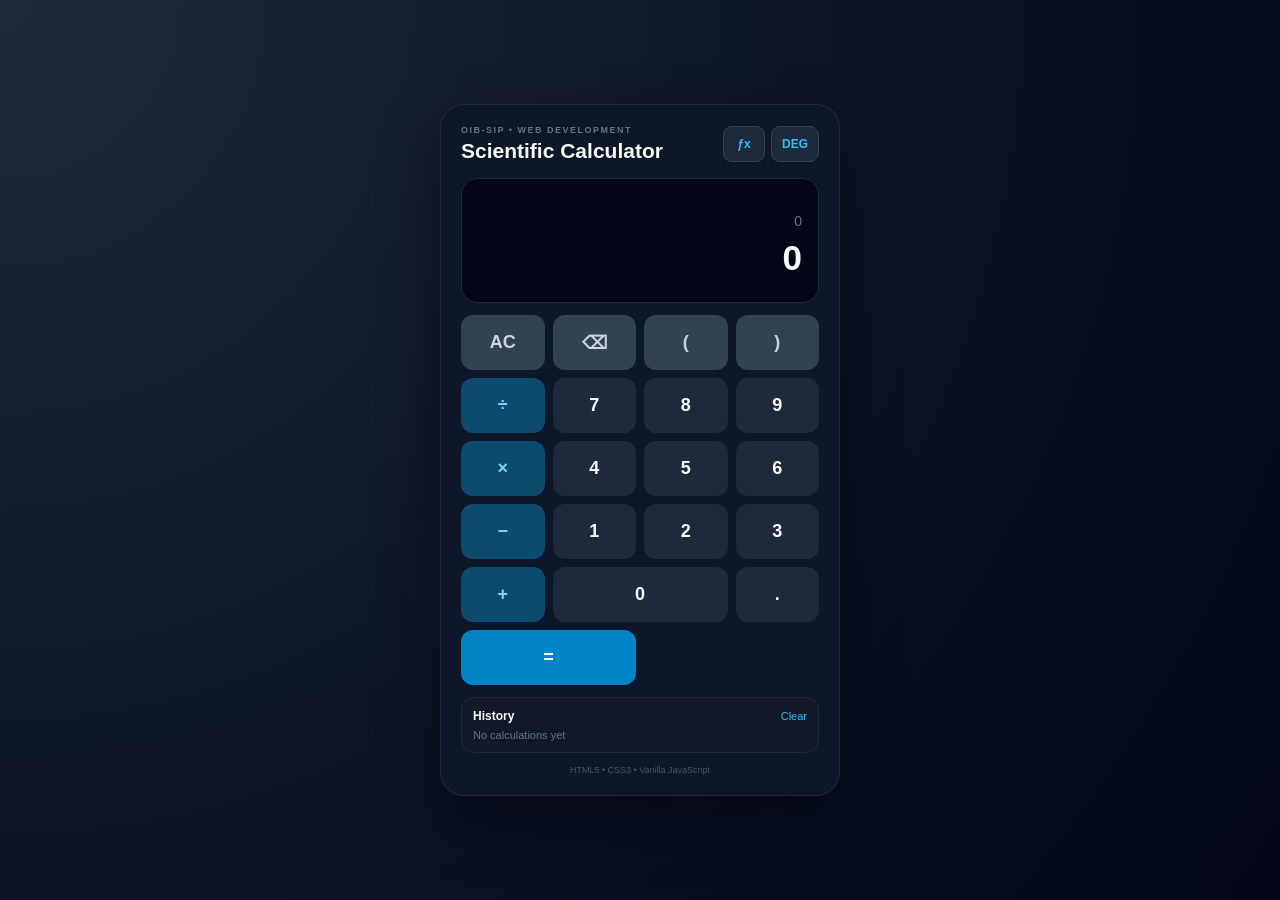
<file: WebDev-L2-Calculator/index.html>
<!DOCTYPE html>
<html lang="en">
<head>
    <meta charset="UTF-8">
    <meta name="viewport" content="width=device-width, initial-scale=1.0">

    <title>Scientific Calculator | OIB-SIP</title>

    <link rel="stylesheet" href="style.css">
</head>

<body>

    <main class="app-container">

        <section class="calculator">

            <!-- Header -->
            <header class="calculator-header">

                <div>
                    <p class="eyebrow">OIB-SIP • WEB DEVELOPMENT</p>
                    <h1>Scientific Calculator</h1>
                </div>

                <div class="header-actions">
                    <button id="scientific-toggle" class="toggle-button">
                        ƒx
                    </button>

                    <button id="angle-mode" class="mode-button">
                        DEG
                    </button>
                </div>

            </header>


            <!-- Display -->
            <section class="display-section">

                <div id="expression-display" class="expression-display">
                    0
                </div>

                <div id="result-display" class="result-display">
                    0
                </div>

            </section>


            <!-- Scientific Panel -->
            <section id="scientific-panel" class="scientific-panel">

                <button class="scientific" data-value="sin(">
                    sin
                </button>

                <button class="scientific" data-value="cos(">
                    cos
                </button>

                <button class="scientific" data-value="tan(">
                    tan
                </button>


                <button class="scientific" data-value="asin(">
                    sin⁻¹
                </button>

                <button class="scientific" data-value="acos(">
                    cos⁻¹
                </button>

                <button class="scientific" data-value="atan(">
                    tan⁻¹
                </button>


                <button class="scientific" data-value="sqrt(">
                    √
                </button>

                <button class="scientific" data-value="log(">
                    log
                </button>

                <button class="scientific" data-value="ln(">
                    ln
                </button>


                <button class="scientific" data-value="^2">
                    x²
                </button>

                <button class="scientific" data-value="^">
                    xʸ
                </button>

                <button class="scientific" data-value="!">
                    x!
                </button>


                <button class="scientific" data-value="π">
                    π
                </button>

                <button class="scientific" data-value="e">
                    e
                </button>

                <button class="scientific" data-value="%">
                    %
                </button>

            </section>


            <!-- Calculator Buttons -->
            <section class="calculator-buttons">

                <button class="function" data-action="clear">
                    AC
                </button>

                <button class="function" data-action="backspace">
                    ⌫
                </button>

                <button class="function" data-value="(">
                    (
                </button>

                <button class="function" data-value=")">
                    )
                </button>


                <button class="operator" data-value="/">
                    ÷
                </button>


                <button class="number" data-value="7">
                    7
                </button>

                <button class="number" data-value="8">
                    8
                </button>

                <button class="number" data-value="9">
                    9
                </button>

                <button class="operator" data-value="*">
                    ×
                </button>


                <button class="number" data-value="4">
                    4
                </button>

                <button class="number" data-value="5">
                    5
                </button>

                <button class="number" data-value="6">
                    6
                </button>

                <button class="operator" data-value="-">
                    −
                </button>


                <button class="number" data-value="1">
                    1
                </button>

                <button class="number" data-value="2">
                    2
                </button>

                <button class="number" data-value="3">
                    3
                </button>

                <button class="operator" data-value="+">
                    +
                </button>


                <button class="number zero" data-value="0">
                    0
                </button>

                <button class="number" data-value=".">
                    .
                </button>

                <button class="equals" data-action="calculate">
                    =
                </button>

            </section>


            <!-- History -->
            <section class="history-section">

                <div class="history-header">

                    <h2>History</h2>

                    <button id="clear-history">
                        Clear
                    </button>

                </div>

                <div id="history-list" class="history-list">

                    <p class="empty-history">
                        No calculations yet
                    </p>

                </div>

            </section>


            <footer>
                <p>HTML5 • CSS3 • Vanilla JavaScript</p>
            </footer>

        </section>

    </main>


    <script src="script.js"></script>

</body>
</html>
</file>
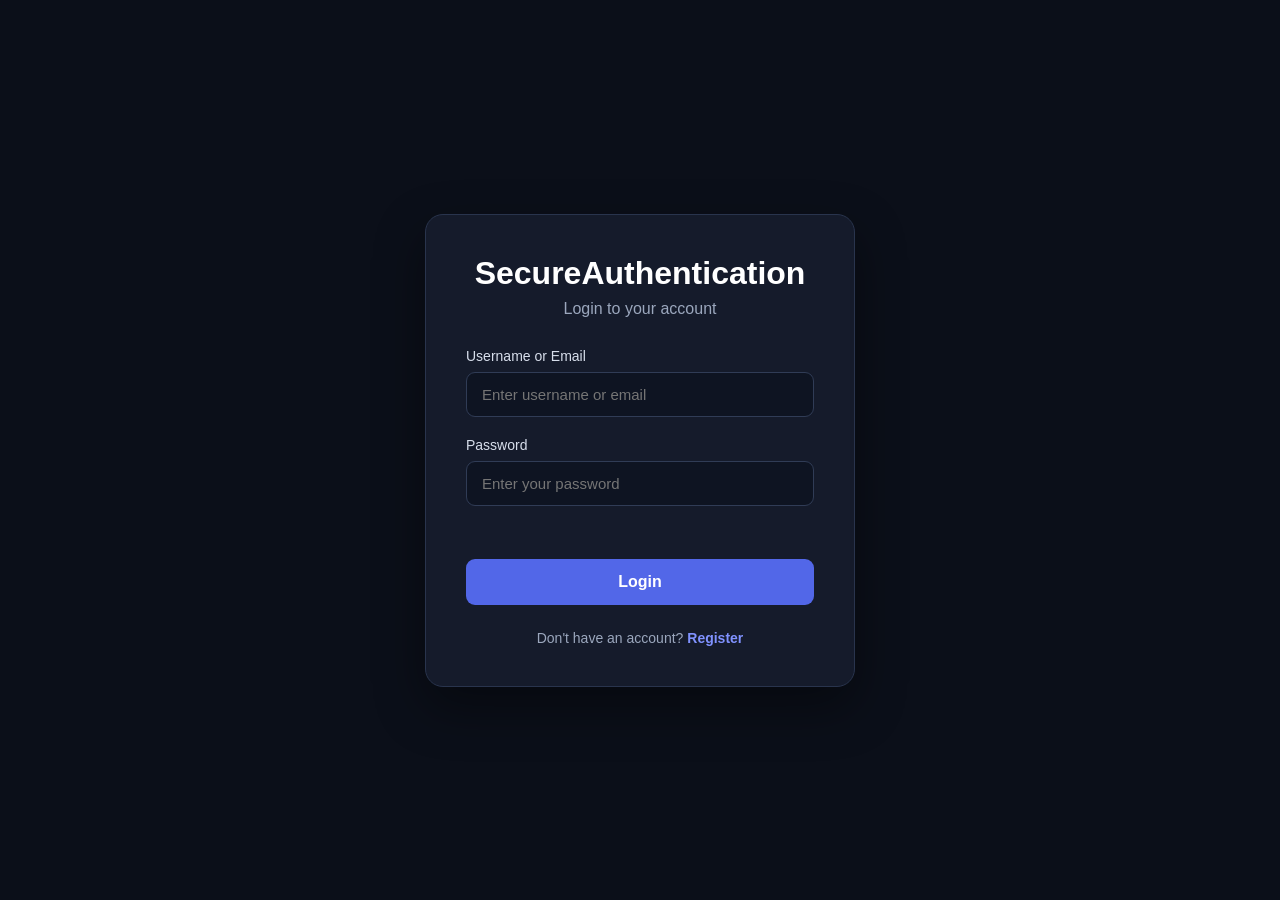
<file: WebDev-L2-LoginAuthentication/index.html>
<!DOCTYPE html>
<html lang="en">
<head>
    <meta charset="UTF-8">
    <meta name="viewport" content="width=device-width, initial-scale=1.0">
    <title>Login - SecureAuth</title>
    <link rel="stylesheet" href="style.css">
</head>

<body>

    <div class="auth-container">
        <div class="auth-card">

            <h1>SecureAuthentication</h1>
            <p class="subtitle">Login to your account</p>

            <form id="loginForm">

                <div class="input-group">
                    <label for="loginIdentifier">Username or Email</label>
                    <input
                        type="text"
                        id="loginIdentifier"
                        placeholder="Enter username or email"
                    >
                </div>

                <div class="input-group">
                    <label for="loginPassword">Password</label>
                    <input
                        type="password"
                        id="loginPassword"
                        placeholder="Enter your password"
                    >
                </div>

                <p id="loginMessage" class="message"></p>

                <button type="submit" class="btn">Login</button>

            </form>

            <p class="switch-page">
                Don't have an account?
                <a href="register.html">Register</a>
            </p>

        </div>
    </div>

    <script src="script.js"></script>
</body>
</html>
</file>
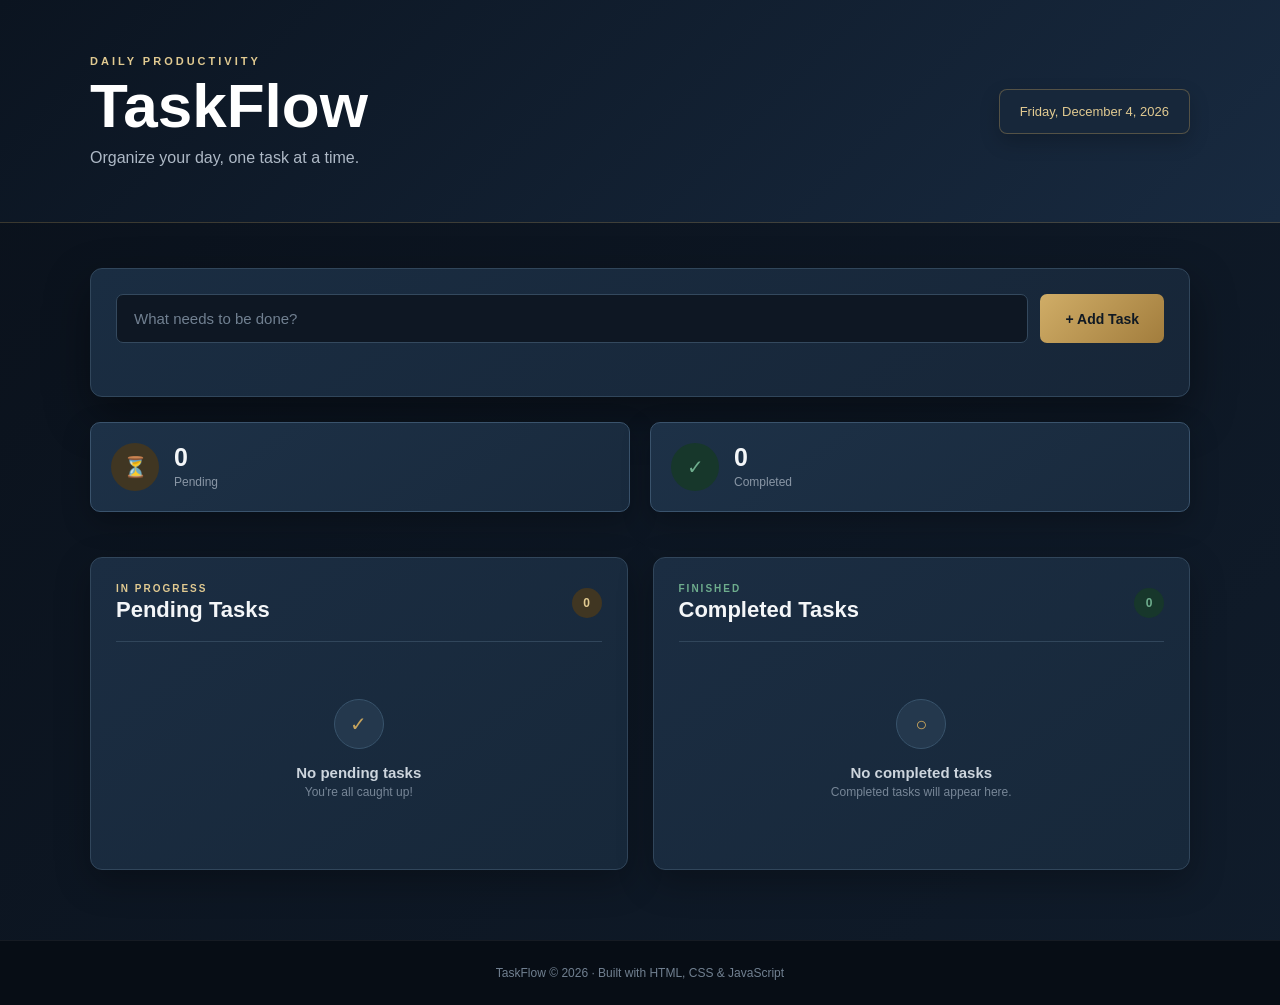
<file: WebDev-L2-ToDoApp/index.html>
<!DOCTYPE html>
<html lang="en">

<head>
    <meta charset="UTF-8">
    <meta name="viewport" content="width=device-width, initial-scale=1.0">

    <title>TaskFlow - To-Do App</title>

    <link rel="stylesheet" href="style.css">
</head>

<body>

    <!-- Header -->
    <header class="header">

        <div class="header-content">

            <div>
                <p class="eyebrow">DAILY PRODUCTIVITY</p>
                <h1>TaskFlow</h1>
                <p class="subtitle">
                    Organize your day, one task at a time.
                </p>
            </div>

            <div class="date-box">
                <span id="currentDate"></span>
            </div>

        </div>

    </header>


    <!-- Main Content -->
    <main class="container">

        <!-- Add Task Section -->
        <section class="add-task-card">

            <form id="taskForm">

                <div class="input-wrapper">

                    <input
                        type="text"
                        id="taskInput"
                        placeholder="What needs to be done?"
                        autocomplete="off"
                    >

                    <button type="submit" class="add-btn">
                        + Add Task
                    </button>

                </div>

                <p id="errorMessage" class="error-message"></p>

            </form>

        </section>


        <!-- Task Statistics -->
        <section class="stats">

            <div class="stat-card">

                <div class="stat-icon pending-icon">
                    ⏳
                </div>

                <div>
                    <span class="stat-number" id="pendingCount">
                        0
                    </span>

                    <span class="stat-label">
                        Pending
                    </span>
                </div>

            </div>


            <div class="stat-card">

                <div class="stat-icon completed-icon">
                    ✓
                </div>

                <div>
                    <span class="stat-number" id="completedCount">
                        0
                    </span>

                    <span class="stat-label">
                        Completed
                    </span>
                </div>

            </div>

        </section>


        <!-- Task Lists -->
        <section class="task-sections">


            <!-- Pending Tasks -->
            <div class="task-section">

                <div class="section-title">

                    <div>
                        <p class="section-label">
                            IN PROGRESS
                        </p>

                        <h2>Pending Tasks</h2>
                    </div>

                    <span class="count-badge" id="pendingBadge">
                        0
                    </span>

                </div>


                <div id="pendingTasks" class="task-list">

                    <div class="empty-state">

                        <div class="empty-icon">
                            ✓
                        </div>

                        <h3>No pending tasks</h3>

                        <p>
                            You're all caught up!
                        </p>

                    </div>

                </div>

            </div>


            <!-- Completed Tasks -->
            <div class="task-section">

                <div class="section-title">

                    <div>
                        <p class="section-label completed-label">
                            FINISHED
                        </p>

                        <h2>Completed Tasks</h2>
                    </div>

                    <span class="count-badge completed-badge" id="completedBadge">
                        0
                    </span>

                </div>


                <div id="completedTasks" class="task-list">

                    <div class="empty-state">

                        <div class="empty-icon">
                            ○
                        </div>

                        <h3>No completed tasks</h3>

                        <p>
                            Completed tasks will appear here.
                        </p>

                    </div>

                </div>

            </div>

        </section>

    </main>


    <!-- Footer -->
    <footer>

        <p>
            TaskFlow &copy; 2026 · Built with HTML, CSS & JavaScript
        </p>

    </footer>


    <script src="script.js"></script>

</body>

</html>
</file>
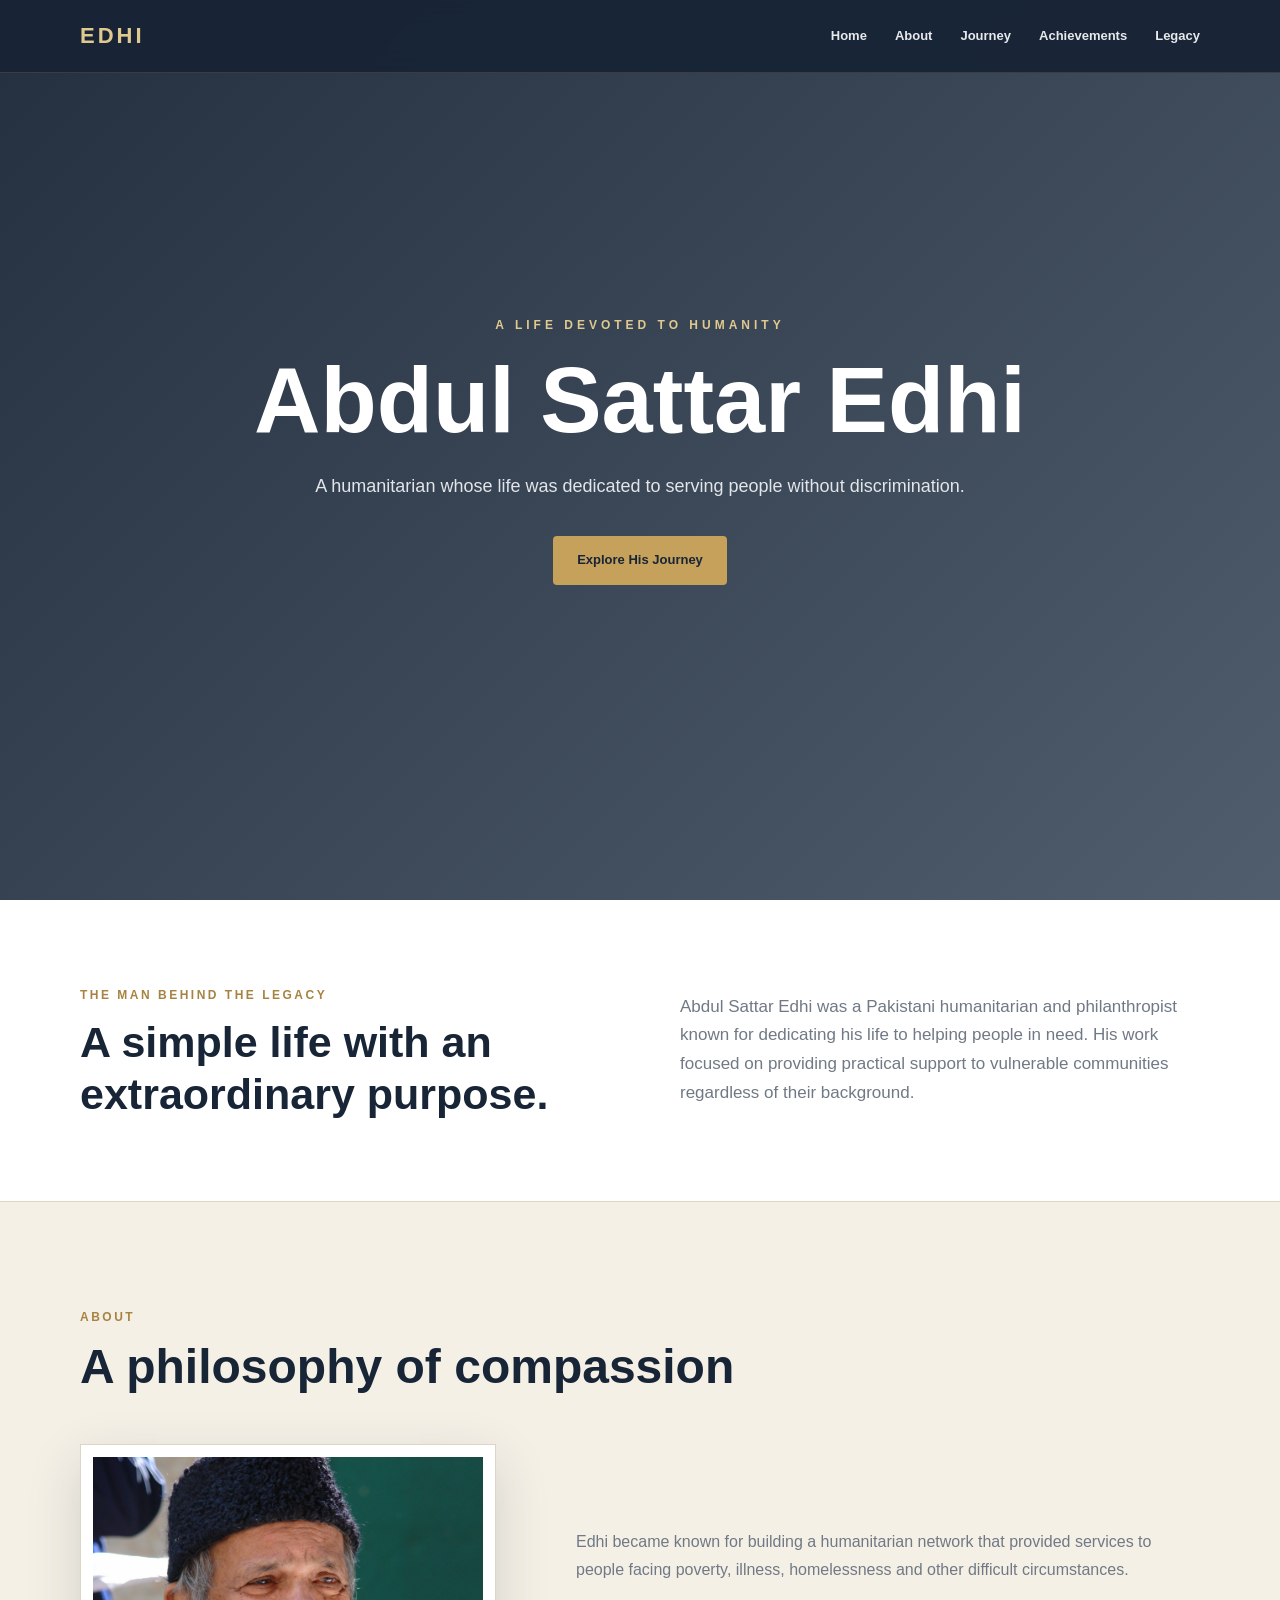
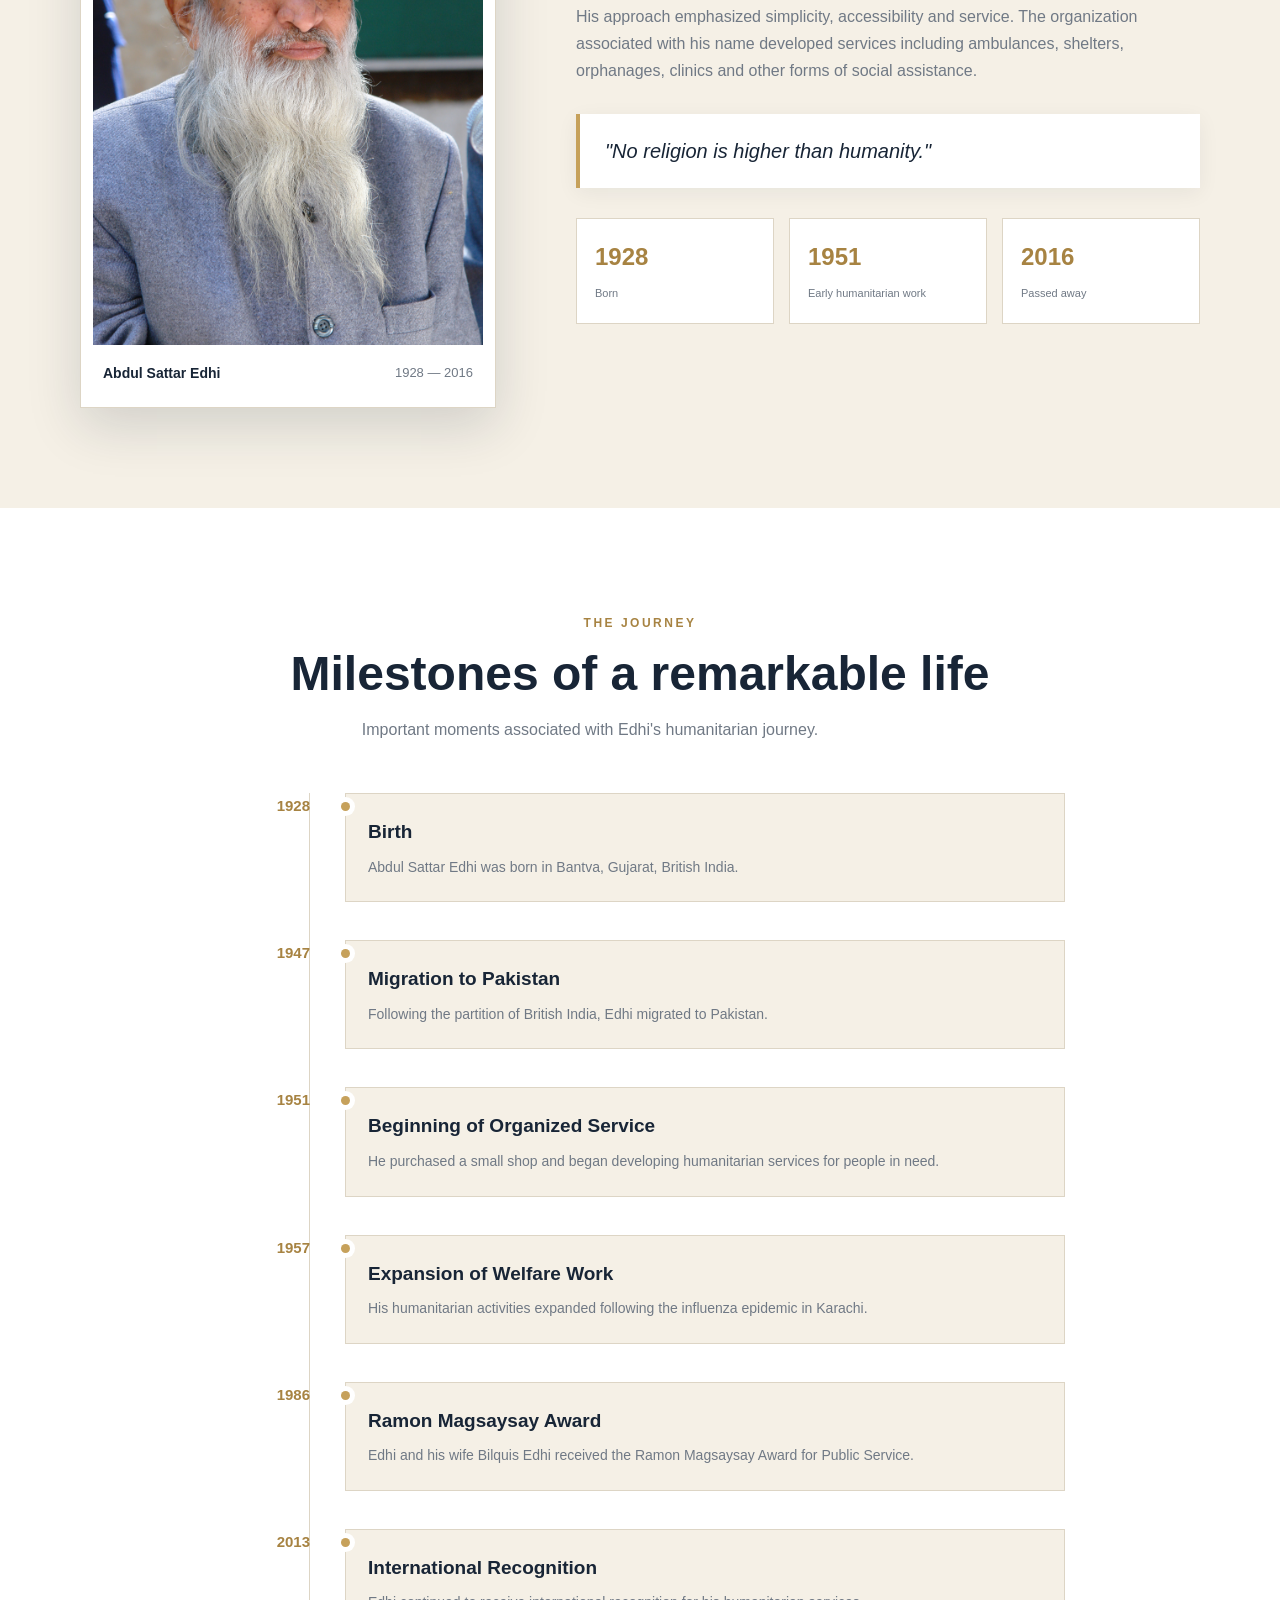
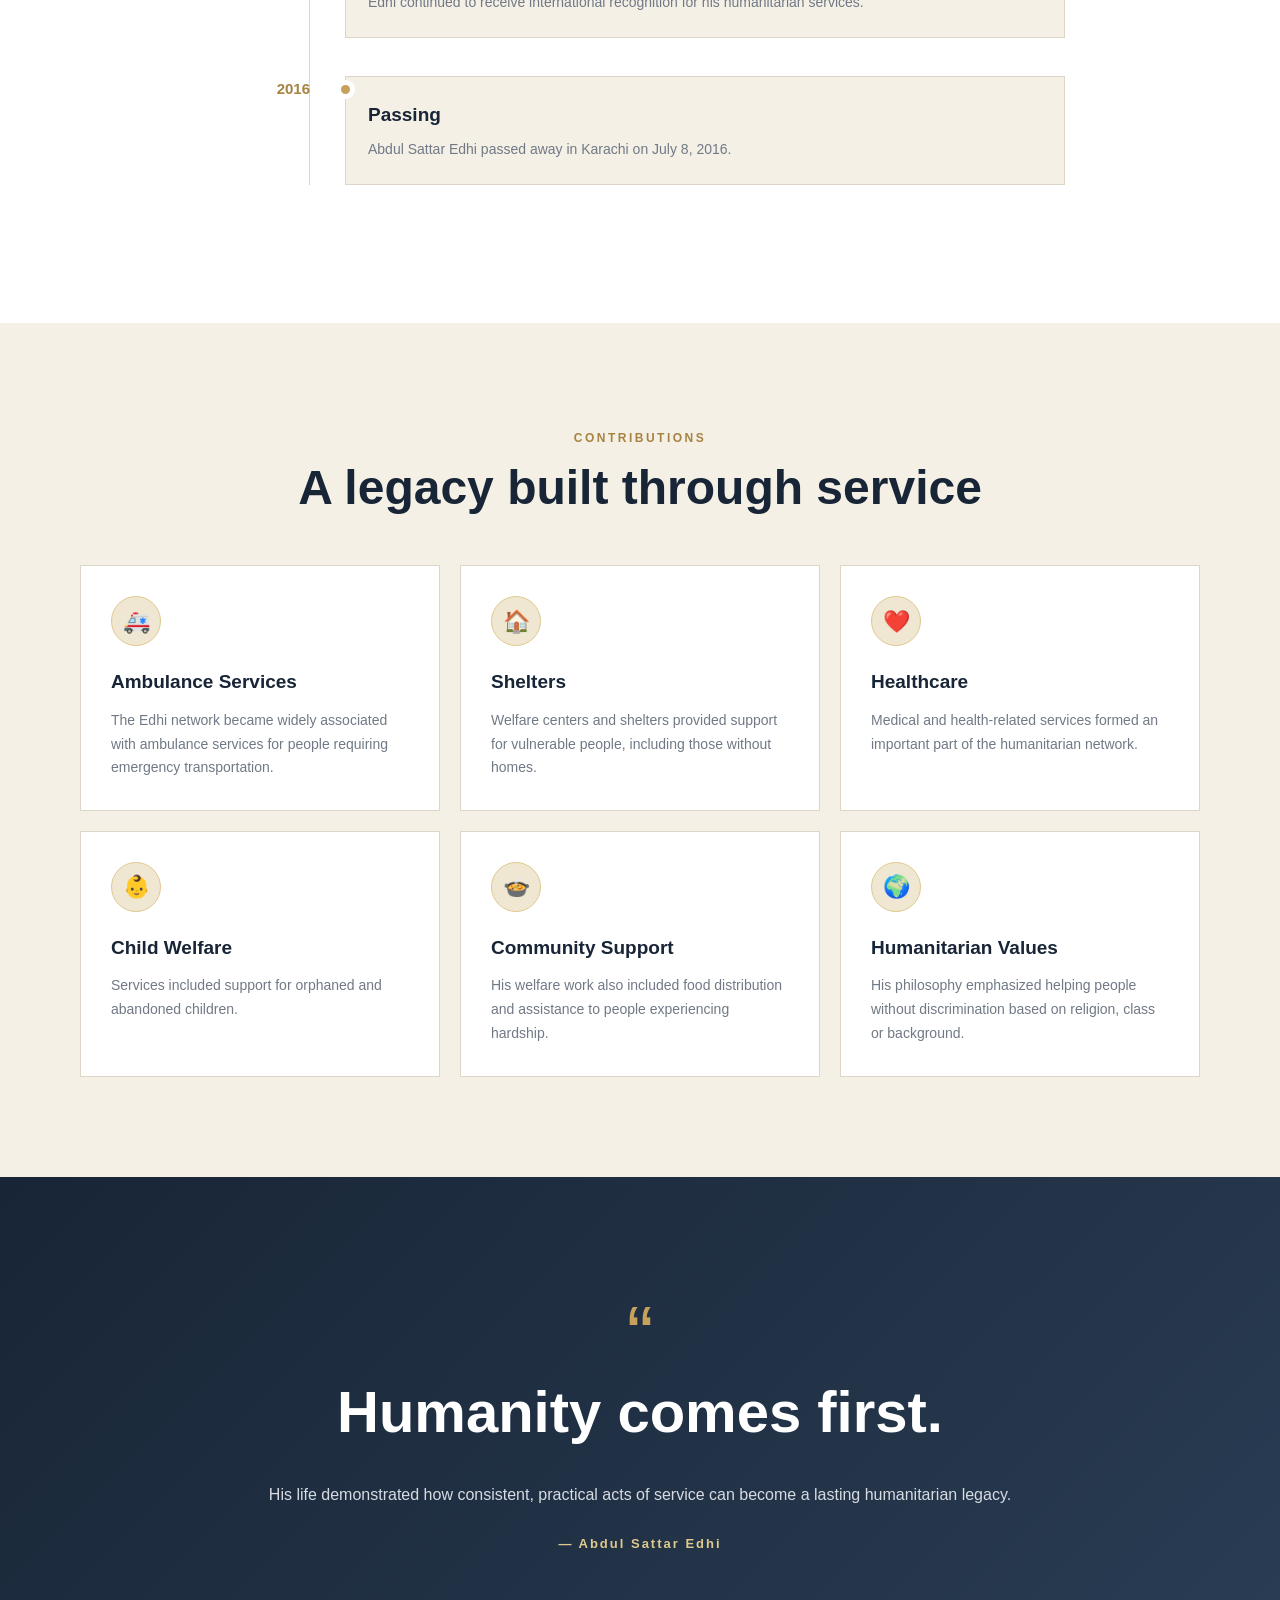
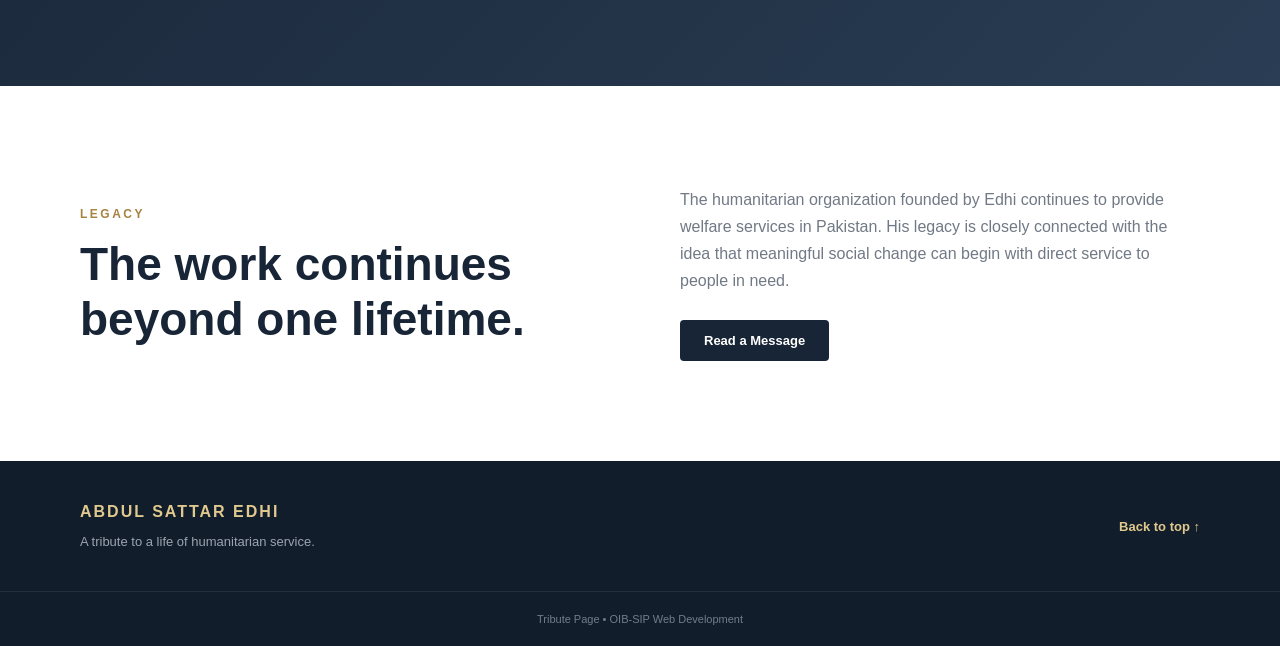
<file: WebDev-L2-TributePage/index.html>
<!DOCTYPE html>
<html lang="en">

<head>
    <meta charset="UTF-8">

    <meta name="viewport"
        content="width=device-width, initial-scale=1.0">

    <meta name="description"
        content="A tribute page dedicated to Abdul Sattar Edhi and his lifelong humanitarian service.">

    <title>Abdul Sattar Edhi | A Life of Service</title>

    <link rel="stylesheet" href="style.css">
</head>

<body>

    <!-- ================= NAVBAR ================= -->

    <header class="navbar">

        <div class="nav-container">

            <a href="#home" class="logo">
                EDHI
            </a>

            <button
                class="menu-toggle"
                id="menu-toggle"
                aria-label="Toggle navigation">
                ☰
            </button>

            <nav id="nav-menu">

                <a href="#home">Home</a>

                <a href="#about">About</a>

                <a href="#timeline">Journey</a>

                <a href="#achievements">Achievements</a>

                <a href="#legacy">Legacy</a>

            </nav>

        </div>

    </header>


    <!-- ================= HERO ================= -->

    <main>

        <section id="home" class="hero">

            <div class="hero-overlay"></div>

            <div class="hero-content">

                <p class="hero-label">
                    A LIFE DEVOTED TO HUMANITY
                </p>

                <h1>
                    Abdul Sattar Edhi
                </h1>

                <p class="hero-subtitle">
                    A humanitarian whose life was dedicated
                    to serving people without discrimination.
                </p>

                <a href="#about" class="primary-button">
                    Explore His Journey
                </a>

            </div>

        </section>


        <!-- ================= INTRODUCTION ================= -->

        <section class="intro">

            <div class="container intro-grid">

                <div>

                    <span class="section-label">
                        THE MAN BEHIND THE LEGACY
                    </span>

                    <h2>
                        A simple life with an extraordinary purpose.
                    </h2>

                </div>

                <p>
                    Abdul Sattar Edhi was a Pakistani humanitarian
                    and philanthropist known for dedicating his
                    life to helping people in need. His work
                    focused on providing practical support to
                    vulnerable communities regardless of their
                    background.
                </p>

            </div>

        </section>


        <!-- ================= ABOUT ================= -->

        <section id="about" class="section about">

            <div class="container">

                <div class="section-heading">

                    <span class="section-label">
                        ABOUT
                    </span>

                    <h2>
                        A philosophy of compassion
                    </h2>

                </div>


                <div class="about-grid">

                    <div class="portrait-card">

                       <img src="/WebDev-L2-TributePage/image.png" alt="Portrait of Abdul Sattar Edhi">

                        <div class="portrait-caption">
                            <strong>Abdul Sattar Edhi</strong>
                            <span>1928 — 2016</span>
                        </div>

                    </div>


                    <div class="about-text">

                        <p>
                            Edhi became known for building a
                            humanitarian network that provided
                            services to people facing poverty,
                            illness, homelessness and other
                            difficult circumstances.
                        </p>

                        <p>
                            His approach emphasized simplicity,
                            accessibility and service. The
                            organization associated with his name
                            developed services including
                            ambulances, shelters, orphanages,
                            clinics and other forms of social
                            assistance.
                        </p>

                        <blockquote>
                            "No religion is higher than humanity."
                        </blockquote>

                        <div class="facts">

                            <div class="fact">
                                <strong>1928</strong>
                                <span>Born</span>
                            </div>

                            <div class="fact">
                                <strong>1951</strong>
                                <span>Early humanitarian work</span>
                            </div>

                            <div class="fact">
                                <strong>2016</strong>
                                <span>Passed away</span>
                            </div>

                        </div>

                    </div>

                </div>

            </div>

        </section>


        <!-- ================= TIMELINE ================= -->

        <section id="timeline" class="section timeline-section">

            <div class="container">

                <div class="section-heading centered">

                    <span class="section-label">
                        THE JOURNEY
                    </span>

                    <h2>
                        Milestones of a remarkable life
                    </h2>

                    <p>
                        Important moments associated with
                        Edhi's humanitarian journey.
                    </p>

                </div>


                <div class="timeline">

                    <article class="timeline-item">

                        <div class="timeline-year">
                            1928
                        </div>

                        <div class="timeline-content">

                            <h3>
                                Birth
                            </h3>

                            <p>
                                Abdul Sattar Edhi was born in
                                Bantva, Gujarat, British India.
                            </p>

                        </div>

                    </article>


                    <article class="timeline-item">

                        <div class="timeline-year">
                            1947
                        </div>

                        <div class="timeline-content">

                            <h3>
                                Migration to Pakistan
                            </h3>

                            <p>
                                Following the partition of
                                British India, Edhi migrated
                                to Pakistan.
                            </p>

                        </div>

                    </article>


                    <article class="timeline-item">

                        <div class="timeline-year">
                            1951
                        </div>

                        <div class="timeline-content">

                            <h3>
                                Beginning of Organized Service
                            </h3>

                            <p>
                                He purchased a small shop and
                                began developing humanitarian
                                services for people in need.
                            </p>

                        </div>

                    </article>


                    <article class="timeline-item">

                        <div class="timeline-year">
                            1957
                        </div>

                        <div class="timeline-content">

                            <h3>
                                Expansion of Welfare Work
                            </h3>

                            <p>
                                His humanitarian activities
                                expanded following the influenza
                                epidemic in Karachi.
                            </p>

                        </div>

                    </article>


                    <article class="timeline-item">

                        <div class="timeline-year">
                            1986
                        </div>

                        <div class="timeline-content">

                            <h3>
                                Ramon Magsaysay Award
                            </h3>

                            <p>
                                Edhi and his wife Bilquis Edhi
                                received the Ramon Magsaysay
                                Award for Public Service.
                            </p>

                        </div>

                    </article>


                    <article class="timeline-item">

                        <div class="timeline-year">
                            2013
                        </div>

                        <div class="timeline-content">

                            <h3>
                                International Recognition
                            </h3>

                            <p>
                                Edhi continued to receive
                                international recognition for
                                his humanitarian services.
                            </p>

                        </div>

                    </article>


                    <article class="timeline-item">

                        <div class="timeline-year">
                            2016
                        </div>

                        <div class="timeline-content">

                            <h3>
                                Passing
                            </h3>

                            <p>
                                Abdul Sattar Edhi passed away
                                in Karachi on July 8, 2016.
                            </p>

                        </div>

                    </article>

                </div>

            </div>

        </section>


        <!-- ================= ACHIEVEMENTS ================= -->

        <section id="achievements" class="section achievements">

            <div class="container">

                <div class="section-heading centered">

                    <span class="section-label">
                        CONTRIBUTIONS
                    </span>

                    <h2>
                        A legacy built through service
                    </h2>

                </div>


                <div class="achievement-grid">

                    <article class="achievement-card">

                        <div class="card-icon">
                            🚑
                        </div>

                        <h3>
                            Ambulance Services
                        </h3>

                        <p>
                            The Edhi network became widely
                            associated with ambulance services
                            for people requiring emergency
                            transportation.
                        </p>

                    </article>


                    <article class="achievement-card">

                        <div class="card-icon">
                            🏠
                        </div>

                        <h3>
                            Shelters
                        </h3>

                        <p>
                            Welfare centers and shelters
                            provided support for vulnerable
                            people, including those without
                            homes.
                        </p>

                    </article>


                    <article class="achievement-card">

                        <div class="card-icon">
                            ❤️
                        </div>

                        <h3>
                            Healthcare
                        </h3>

                        <p>
                            Medical and health-related services
                            formed an important part of the
                            humanitarian network.
                        </p>

                    </article>


                    <article class="achievement-card">

                        <div class="card-icon">
                            👶
                        </div>

                        <h3>
                            Child Welfare
                        </h3>

                        <p>
                            Services included support for
                            orphaned and abandoned children.
                        </p>

                    </article>


                    <article class="achievement-card">

                        <div class="card-icon">
                            🍲
                        </div>

                        <h3>
                            Community Support
                        </h3>

                        <p>
                            His welfare work also included
                            food distribution and assistance
                            to people experiencing hardship.
                        </p>

                    </article>


                    <article class="achievement-card">

                        <div class="card-icon">
                            🌍
                        </div>

                        <h3>
                            Humanitarian Values
                        </h3>

                        <p>
                            His philosophy emphasized helping
                            people without discrimination based
                            on religion, class or background.
                        </p>

                    </article>

                </div>

            </div>

        </section>


        <!-- ================= QUOTE ================= -->

        <section class="quote-section">

            <div class="quote-content">

                <span class="quote-mark">
                    “
                </span>

                <h2>
                    Humanity comes first.
                </h2>

                <p>
                    His life demonstrated how consistent,
                    practical acts of service can become a
                    lasting humanitarian legacy.
                </p>

                <span class="quote-author">
                    — Abdul Sattar Edhi
                </span>

            </div>

        </section>


        <!-- ================= LEGACY ================= -->

        <section id="legacy" class="section legacy">

            <div class="container legacy-grid">

                <div>

                    <span class="section-label">
                        LEGACY
                    </span>

                    <h2>
                        The work continues beyond one lifetime.
                    </h2>

                </div>

                <div>

                    <p>
                        The humanitarian organization founded
                        by Edhi continues to provide welfare
                        services in Pakistan. His legacy is
                        closely connected with the idea that
                        meaningful social change can begin with
                        direct service to people in need.
                    </p>

                    <button
                        id="message-button"
                        class="secondary-button">

                        Read a Message

                    </button>

                </div>

            </div>

        </section>


        <!-- ================= MESSAGE MODAL ================= -->

        <div
            id="message-modal"
            class="modal">

            <div class="modal-content">

                <button
                    id="close-modal"
                    class="close-modal"
                    aria-label="Close">

                    ×

                </button>

                <span class="section-label">
                    A MESSAGE
                </span>

                <h2>
                    Serve with sincerity.
                </h2>

                <p>
                    The story of Abdul Sattar Edhi reminds us
                    that humanitarian service does not always
                    require extraordinary resources. Compassion,
                    consistency and a willingness to help can
                    make a meaningful difference.
                </p>

            </div>

        </div>

    </main>


    <!-- ================= FOOTER ================= -->

    <footer>

        <div class="container footer-content">

            <div>

                <strong>
                    ABDUL SATTAR EDHI
                </strong>

                <p>
                    A tribute to a life of humanitarian service.
                </p>

            </div>

            <div class="footer-links">

                <a href="#home">Back to top ↑</a>

            </div>

        </div>

        <div class="copyright">

            <p>
                Tribute Page • OIB-SIP Web Development
            </p>

        </div>

    </footer>


    <script src="script.js"></script>

</body>

</html>
</file>
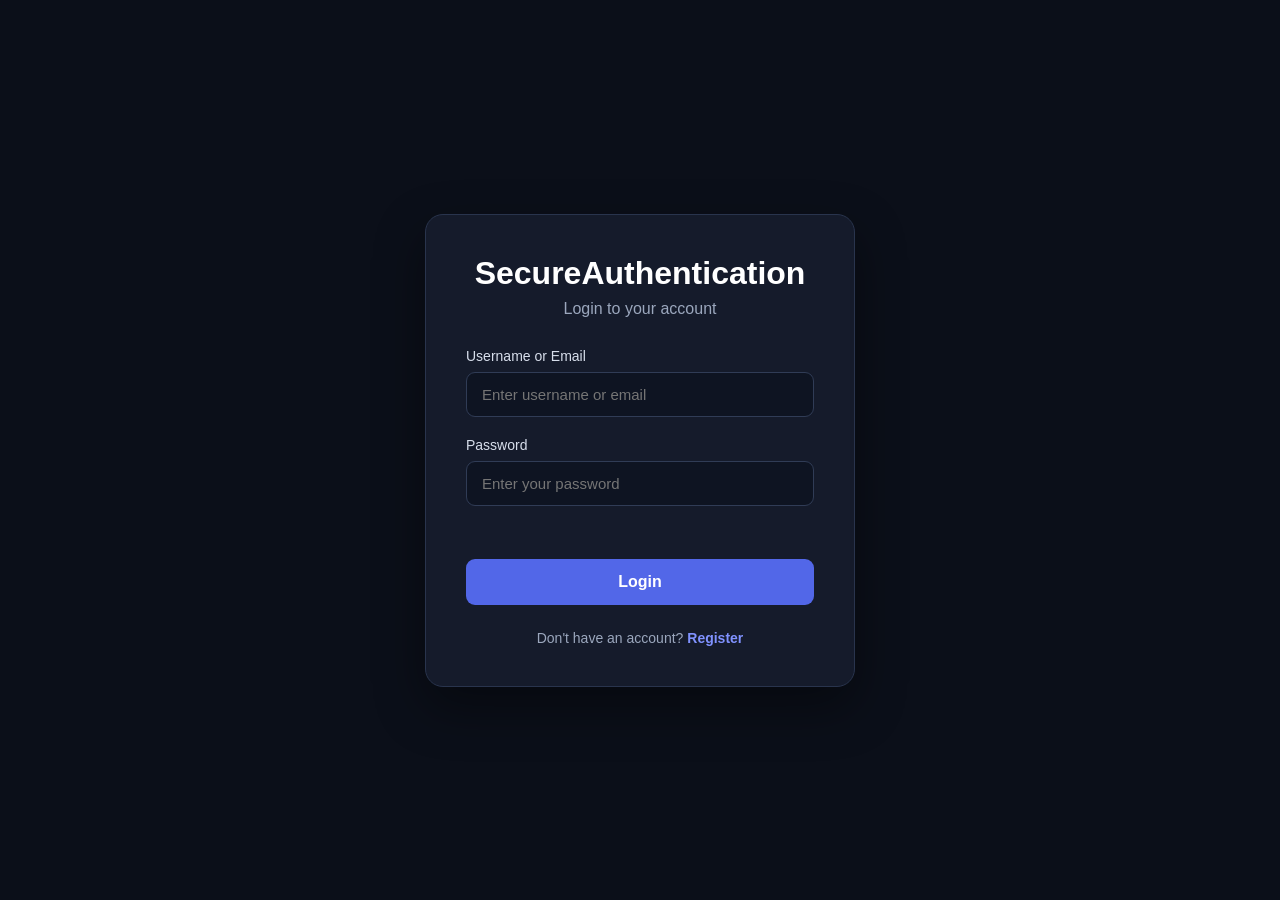
<file: WebDev-L2-LoginAuthentication/dashboard.html>
<!DOCTYPE html>
<html lang="en">
<head>
    <meta charset="UTF-8">
    <meta name="viewport" content="width=device-width, initial-scale=1.0">
    <title>Dashboard - SecureAuth</title>
    <link rel="stylesheet" href="style.css">
</head>

<body>

    <div class="dashboard">

        <nav class="navbar">
            <h2>SecureAuthentication</h2>
            <button id="logoutBtn" class="logout-btn">Logout</button>
        </nav>

        <main class="dashboard-content">

            <div class="welcome-card">
                <h1>Welcome, <span id="displayUsername"></span>!</h1>

                <p>
                    You have successfully logged in to your protected
                    dashboard.
                </p>

                <div class="status">
                    <span class="status-dot"></span>
                    Authentication Successful
                </div>
            </div>

        </main>

    </div>

    <script src="script.js"></script>
</body>
</html>
</file>
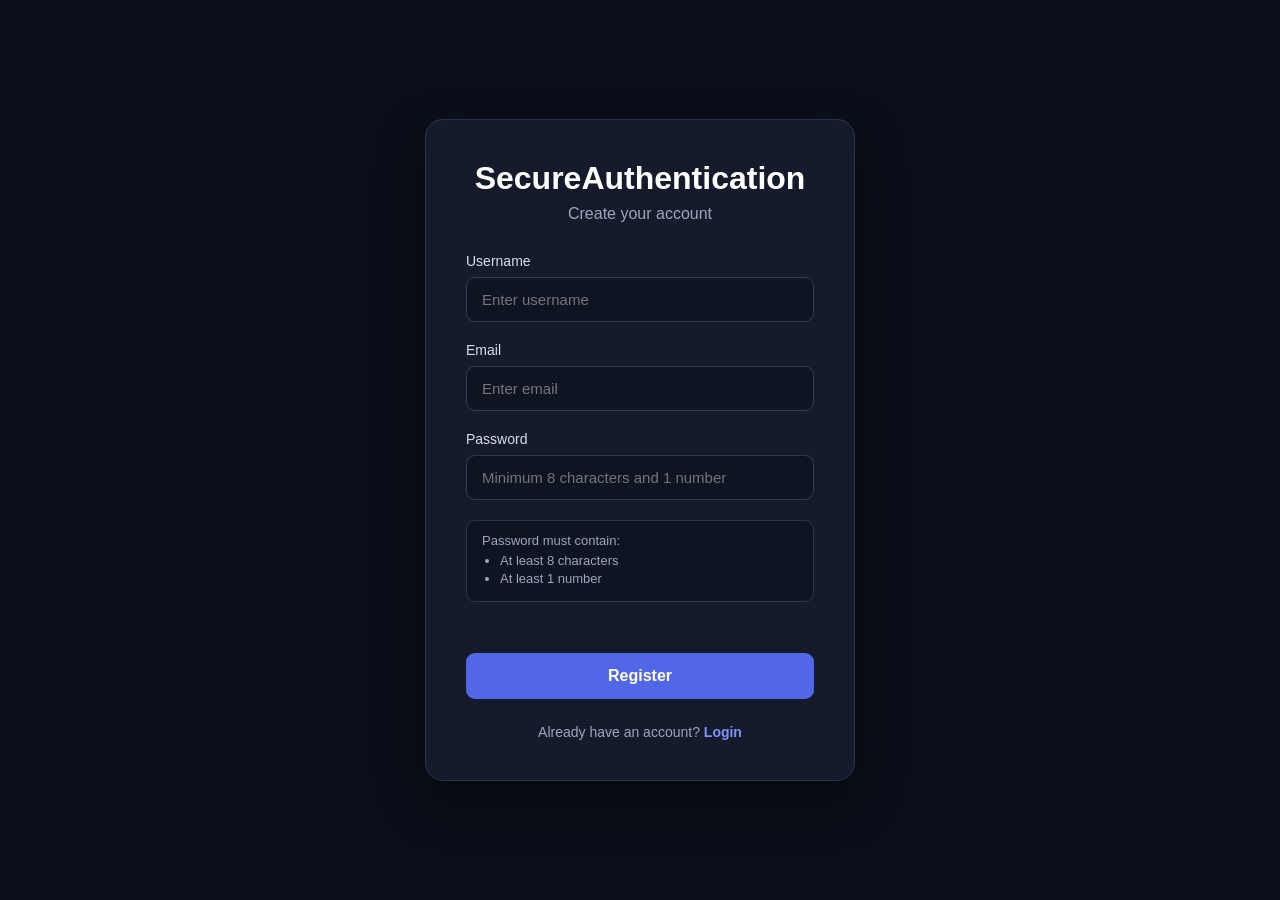
<file: WebDev-L2-LoginAuthentication/register.html>
<!DOCTYPE html>
<html lang="en">
<head>
    <meta charset="UTF-8">
    <meta name="viewport" content="width=device-width, initial-scale=1.0">
    <title>Register - SecureAuth</title>
    <link rel="stylesheet" href="style.css">
</head>

<body>

    <div class="auth-container">
        <div class="auth-card">

            <h1>SecureAuthentication</h1>
            <p class="subtitle">Create your account</p>

            <form id="registerForm">

                <div class="input-group">
                    <label for="username">Username</label>
                    <input
                        type="text"
                        id="username"
                        placeholder="Enter username"
                    >
                </div>

                <div class="input-group">
                    <label for="email">Email</label>
                    <input
                        type="email"
                        id="email"
                        placeholder="Enter email"
                    >
                </div>

                <div class="input-group">
                    <label for="registerPassword">Password</label>
                    <input
                        type="password"
                        id="registerPassword"
                        placeholder="Minimum 8 characters and 1 number"
                    >
                </div>

                <div class="password-rules">
                    <p>Password must contain:</p>
                    <ul>
                        <li>At least 8 characters</li>
                        <li>At least 1 number</li>
                    </ul>
                </div>

                <p id="registerMessage" class="message"></p>

                <button type="submit" class="btn">Register</button>

            </form>

            <p class="switch-page">
                Already have an account?
                <a href="index.html">Login</a>
            </p>

        </div>
    </div>

    <script src="script.js"></script>
</body>
</html>
</file>
<file: WebDev-L2-Calculator/style.css>
/* =========================================
   RESET
========================================= */

* {
    margin: 0;
    padding: 0;
    box-sizing: border-box;
}


/* =========================================
   BODY
========================================= */

body {
    min-height: 100vh;

    font-family:
        Inter,
        Arial,
        Helvetica,
        sans-serif;

    background:
        radial-gradient(
            circle at top left,
            #1e293b,
            #0f172a 45%,
            #020617
        );

    color: #f8fafc;
}


/* =========================================
   MAIN CONTAINER
========================================= */

.app-container {
    min-height: 100vh;

    display: flex;

    justify-content: center;

    align-items: center;

    padding: 20px;
}


/* =========================================
   CALCULATOR
========================================= */

.calculator {
    width: 100%;

    max-width: 400px;

    padding: 20px;

    border-radius: 24px;

    background: rgba(15, 23, 42, 0.97);

    border: 1px solid rgba(255, 255, 255, 0.08);

    box-shadow:
        0 25px 60px rgba(0, 0, 0, 0.45);
}


/* =========================================
   HEADER
========================================= */

.calculator-header {
    display: flex;

    justify-content: space-between;

    align-items: center;

    gap: 12px;

    margin-bottom: 15px;
}

.eyebrow {
    font-size: 9px;

    letter-spacing: 1.5px;

    font-weight: 700;

    color: #64748b;

    margin-bottom: 4px;
}

.calculator-header h1 {
    font-size: 21px;

    font-weight: 700;
}


/* =========================================
   HEADER BUTTONS
========================================= */

.header-actions {
    display: flex;

    gap: 6px;
}

.toggle-button,
.mode-button {
    height: 36px;

    min-width: 42px;

    padding: 0 10px;

    border: 1px solid #334155;

    border-radius: 9px;

    background: #1e293b;

    color: #38bdf8;

    font-size: 12px;

    font-weight: 700;

    cursor: pointer;

    transition: 0.2s;
}

.toggle-button:hover,
.mode-button:hover {
    background: #334155;
}


/* =========================================
   DISPLAY
========================================= */

.display-section {
    min-height: 125px;

    padding: 16px;

    margin-bottom: 12px;

    border-radius: 17px;

    background: #020617;

    border: 1px solid #1e293b;

    display: flex;

    flex-direction: column;

    justify-content: flex-end;

    overflow: hidden;
}

.expression-display {
    min-height: 25px;

    text-align: right;

    font-size: 14px;

    color: #64748b;

    overflow-wrap: anywhere;
}

.result-display {
    min-height: 48px;

    text-align: right;

    font-size: 35px;

    font-weight: 700;

    color: #f8fafc;

    overflow-wrap: anywhere;
}


/* =========================================
   SCIENTIFIC PANEL
========================================= */

.scientific-panel {
    display: none;

    grid-template-columns: repeat(3, 1fr);

    gap: 7px;

    margin-bottom: 10px;

    padding: 10px;

    border-radius: 14px;

    background: #111827;

    border: 1px solid #1e293b;
}


/* Show scientific panel */

.scientific-panel.active {
    display: grid;
}


.scientific {
    height: 38px;

    border: 1px solid #334155;

    border-radius: 9px;

    background: #1e293b;

    color: #cbd5e1;

    font-size: 13px;

    cursor: pointer;

    transition: 0.15s;
}

.scientific:hover {
    background: #334155;

    transform: translateY(-1px);
}


/* =========================================
   CALCULATOR BUTTONS
========================================= */

.calculator-buttons {
    display: grid;

    grid-template-columns: repeat(4, 1fr);

    gap: 8px;
}


/* =========================================
   GENERAL BUTTON
========================================= */

.calculator-buttons button {
    height: 55px;

    border: none;

    border-radius: 12px;

    font-size: 18px;

    font-weight: 600;

    cursor: pointer;

    transition:
        transform 0.1s,
        opacity 0.1s;
}

.calculator-buttons button:hover {
    opacity: 0.85;
}

.calculator-buttons button:active {
    transform: scale(0.94);
}


/* =========================================
   NUMBERS
========================================= */

.number {
    background: #1e293b;

    color: #f8fafc;
}


/* =========================================
   FUNCTIONS
========================================= */

.function {
    background: #334155;

    color: #cbd5e1;
}


/* =========================================
   OPERATORS
========================================= */

.operator {
    background: #0c4a6e;

    color: #7dd3fc;
}


/* =========================================
   EQUALS
========================================= */

.equals {
    background: #0284c7;

    color: #ffffff;

    grid-column: span 2;
}


/* =========================================
   ZERO
========================================= */

.zero {
    grid-column: span 2;
}


/* =========================================
   HISTORY
========================================= */

.history-section {
    margin-top: 12px;

    padding: 11px;

    border-radius: 13px;

    background: #111827;

    border: 1px solid #1e293b;
}

.history-header {
    display: flex;

    justify-content: space-between;

    align-items: center;

    margin-bottom: 6px;
}

.history-header h2 {
    font-size: 12px;
}

.history-header button {
    border: none;

    background: transparent;

    color: #38bdf8;

    font-size: 11px;

    cursor: pointer;
}

.history-list {
    max-height: 65px;

    overflow-y: auto;
}

.empty-history {
    color: #64748b;

    font-size: 11px;
}

.history-item {
    display: flex;

    justify-content: space-between;

    gap: 10px;

    padding: 4px 0;

    font-size: 11px;

    color: #cbd5e1;

    border-bottom: 1px solid #1e293b;
}

.history-result {
    color: #38bdf8;

    font-weight: 700;
}


/* =========================================
   FOOTER
========================================= */

footer {
    margin-top: 12px;

    text-align: center;

    color: #475569;

    font-size: 9px;
}


/* =========================================
   MOBILE
========================================= */

@media (max-width: 480px) {

    .app-container {
        padding: 10px;
    }

    .calculator {
        padding: 15px;

        border-radius: 20px;
    }

    .calculator-header h1 {
        font-size: 18px;
    }

    .calculator-buttons {
        gap: 6px;
    }

    .calculator-buttons button {
        height: 52px;

        font-size: 16px;
    }

    .scientific {
        height: 36px;

        font-size: 12px;
    }

    .result-display {
        font-size: 30px;
    }
}


/* =========================================
   VERY SMALL SCREENS
========================================= */

@media (max-width: 350px) {

    .calculator {
        padding: 12px;
    }

    .calculator-header h1 {
        font-size: 16px;
    }

    .calculator-buttons button {
        height: 48px;

        font-size: 14px;
    }

    .scientific {
        height: 34px;

        font-size: 11px;
    }
}
</file>
<file: WebDev-L2-LoginAuthentication/style.css>
* {
    margin: 0;
    padding: 0;
    box-sizing: border-box;
}

body {
    font-family: Arial, sans-serif;
    background: #0b0f19;
    color: #ffffff;
    min-height: 100vh;
}

/* Authentication Pages */

.auth-container {
    min-height: 100vh;
    display: flex;
    justify-content: center;
    align-items: center;
    padding: 20px;
}

.auth-card {
    width: 100%;
    max-width: 430px;
    background: #151b2b;
    border: 1px solid #29344d;
    border-radius: 18px;
    padding: 40px;
    box-shadow: 0 20px 50px rgba(0, 0, 0, 0.4);
}

.auth-card h1 {
    text-align: center;
    font-size: 32px;
    margin-bottom: 8px;
}

.subtitle {
    text-align: center;
    color: #9ba7bd;
    margin-bottom: 30px;
}

.input-group {
    margin-bottom: 20px;
}

.input-group label {
    display: block;
    margin-bottom: 8px;
    font-size: 14px;
    color: #d7deeb;
}

.input-group input {
    width: 100%;
    padding: 13px 15px;
    background: #0e1422;
    color: white;
    border: 1px solid #303c56;
    border-radius: 9px;
    outline: none;
    font-size: 15px;
}

.input-group input:focus {
    border-color: #647cff;
}

.btn {
    width: 100%;
    padding: 14px;
    border: none;
    border-radius: 9px;
    background: #5267e8;
    color: white;
    font-size: 16px;
    font-weight: bold;
    cursor: pointer;
    margin-top: 8px;
}

.btn:hover {
    background: #4357cf;
}

.switch-page {
    text-align: center;
    color: #9ba7bd;
    margin-top: 25px;
    font-size: 14px;
}

.switch-page a {
    color: #8092ff;
    text-decoration: none;
    font-weight: bold;
}

.password-rules {
    background: #0e1422;
    border: 1px solid #29344d;
    border-radius: 9px;
    padding: 12px 15px;
    margin-bottom: 18px;
    color: #9ba7bd;
    font-size: 13px;
}

.password-rules p {
    margin-bottom: 5px;
}

.password-rules ul {
    padding-left: 18px;
}

.password-rules li {
    margin: 3px 0;
}

.message {
    min-height: 20px;
    font-size: 14px;
    margin-bottom: 5px;
}

/* Dashboard */

.dashboard {
    min-height: 100vh;
}

.navbar {
    height: 70px;
    padding: 0 7%;
    display: flex;
    justify-content: space-between;
    align-items: center;
    background: #151b2b;
    border-bottom: 1px solid #29344d;
}

.navbar h2 {
    font-size: 24px;
}

.logout-btn {
    padding: 10px 20px;
    border: 1px solid #384560;
    border-radius: 8px;
    background: transparent;
    color: white;
    cursor: pointer;
}

.logout-btn:hover {
    background: #202a40;
}

.dashboard-content {
    display: flex;
    justify-content: center;
    padding: 70px 20px;
}

.welcome-card {
    width: 100%;
    max-width: 700px;
    padding: 50px;
    background: #151b2b;
    border: 1px solid #29344d;
    border-radius: 18px;
    text-align: center;
}

.welcome-card h1 {
    margin-bottom: 15px;
}

.welcome-card p {
    color: #9ba7bd;
    line-height: 1.6;
}

.status {
    display: inline-flex;
    align-items: center;
    gap: 8px;
    margin-top: 25px;
    padding: 10px 15px;
    border-radius: 20px;
    background: #0e1422;
    border: 1px solid #29344d;
    font-size: 14px;
}

.status-dot {
    width: 9px;
    height: 9px;
    border-radius: 50%;
    background: #4ade80;
}

/* Mobile */

@media (max-width: 500px) {

    .auth-card {
        padding: 30px 22px;
    }

    .welcome-card {
        padding: 35px 20px;
    }

    .navbar {
        padding: 0 20px;
    }

}
</file>
<file: WebDev-L2-ToDoApp/style.css>
/* =========================================
   TASKFLOW TO-DO APP
   OIB-SIP LEVEL 2 - TASK 3
   DARK NAVY + BLUE + GOLD THEME
========================================= */


/* =========================================
   RESET
========================================= */

* {
    margin: 0;
    padding: 0;
    box-sizing: border-box;
}


/* =========================================
   COLOR VARIABLES
========================================= */

:root {

    /* Background */
    --background: #0A111B;
    --background-2: #0F1926;

    /* Header */
    --navy: #101B2A;
    --navy-light: #1A2A40;

    /* Main Cards */
    --card: #18283A;
    --card-light: #20344A;

    /* Task Cards */
    --task: #243B53;
    --task-hover: #2B465F;

    /* Input */
    --input: #0E1723;

    /* Gold */
    --gold: #C7A45D;
    --gold-light: #E1CA91;
    --gold-dark: #9D7A38;

    /* Text */
    --white: #F4F6F8;
    --text: #DCE3EA;
    --muted: #8996A5;

    /* Completed */
    --green: #6EAD8D;
    --green-dark: #17372B;
    --green-task: #214638;

    /* Delete */
    --red: #D06C6C;
    --red-dark: #3B2228;

    /* Borders */
    --border: #31465B;
    --border-light: #3A536C;

    /* Shadow */
    --shadow:
        0 18px 45px rgba(0, 0, 0, 0.40);
}


/* =========================================
   BODY
========================================= */

body {

    font-family:
        "Segoe UI",
        Arial,
        Helvetica,
        sans-serif;

    background:
        linear-gradient(
            135deg,
            #0A111B,
            #101C2B
        );

    color: var(--text);

    min-height: 100vh;
}


/* =========================================
   HEADER
========================================= */

.header {

    background:
        linear-gradient(
            135deg,
            #0B1420,
            #182A40
        );

    color: var(--white);

    padding: 55px 20px;

    border-bottom:
        1px solid
        rgba(199, 164, 93, 0.25);
}


.header-content {

    width: min(
        1100px,
        calc(100% - 20px)
    );

    margin: auto;

    display: flex;

    align-items: center;

    justify-content: space-between;

    gap: 30px;
}


.eyebrow {

    color: var(--gold-light);

    font-size: 11px;

    font-weight: 800;

    letter-spacing: 3px;

    margin-bottom: 8px;
}


.header h1 {

    color: #FFFFFF;

    font-size: clamp(
        40px,
        7vw,
        62px
    );

    line-height: 1;

    margin-bottom: 12px;
}


.subtitle {

    color: #AEB9C6;

    font-size: 16px;
}


.date-box {

    padding: 14px 20px;

    border:
        1px solid
        rgba(199, 164, 93, 0.35);

    background: #17273A;

    border-radius: 8px;

    color: var(--gold-light);

    font-size: 13px;

    white-space: nowrap;

    box-shadow:
        0 8px 20px
        rgba(0, 0, 0, 0.20);
}


/* =========================================
   MAIN CONTAINER
========================================= */

.container {

    width: min(
        1100px,
        calc(100% - 40px)
    );

    margin: auto;

    padding: 45px 0 70px;
}


/* =========================================
   ADD TASK CARD
========================================= */

.add-task-card {

    background:
        linear-gradient(
            145deg,
            #1A2D42,
            #172638
        );

    padding: 25px;

    border:
        1px solid var(--border);

    border-radius: 12px;

    box-shadow: var(--shadow);

    margin-bottom: 25px;
}


.input-wrapper {

    display: flex;

    gap: 12px;
}


#taskInput {

    flex: 1;

    background: var(--input);

    border:
        1px solid #34495E;

    border-radius: 7px;

    padding: 15px 17px;

    font-size: 15px;

    color: var(--white);

    outline: none;

    transition: 0.25s;
}


#taskInput::placeholder {

    color: #718091;
}


#taskInput:focus {

    border-color: var(--gold);

    background: #111D2B;

    box-shadow:
        0 0 0 3px
        rgba(199, 164, 93, 0.12);
}


.add-btn {

    border: none;

    background:
        linear-gradient(
            135deg,
            #D0AD67,
            #A27D3D
        );

    color: #101923;

    padding: 0 25px;

    border-radius: 7px;

    font-size: 14px;

    font-weight: 800;

    cursor: pointer;

    transition: 0.25s;
}


.add-btn:hover {

    background: var(--gold-light);

    transform: translateY(-2px);

    box-shadow:
        0 8px 20px
        rgba(199, 164, 93, 0.25);
}


.error-message {

    min-height: 20px;

    color: var(--red);

    font-size: 13px;

    margin-top: 8px;
}


/* =========================================
   STATISTICS
========================================= */

.stats {

    display: grid;

    grid-template-columns:
        1fr 1fr;

    gap: 20px;

    margin-bottom: 45px;
}


.stat-card {

    background:
        linear-gradient(
            145deg,
            #1D3147,
            #192A3D
        );

    border:
        1px solid var(--border-light);

    border-radius: 10px;

    padding: 20px;

    display: flex;

    align-items: center;

    gap: 15px;

    box-shadow:
        0 10px 28px
        rgba(0, 0, 0, 0.25);

    transition: 0.25s;
}


.stat-card:hover {

    border-color:
        rgba(199, 164, 93, 0.45);

    transform: translateY(-2px);
}


.stat-icon {

    width: 48px;

    height: 48px;

    display: grid;

    place-items: center;

    border-radius: 50%;

    font-size: 20px;
}


.pending-icon {

    background: #403622;

    color: var(--gold-light);
}


.completed-icon {

    background: var(--green-dark);

    color: var(--green);
}


.stat-number {

    display: block;

    color: var(--white);

    font-size: 25px;

    font-weight: 800;

    line-height: 1.1;
}


.stat-label {

    color: var(--muted);

    font-size: 12px;
}


/* =========================================
   TASK SECTIONS
========================================= */

.task-sections {

    display: grid;

    grid-template-columns:
        1fr 1fr;

    gap: 25px;
}


.task-section {

    background:
        linear-gradient(
            145deg,
            #1B2D42,
            #17283A
        );

    border:
        1px solid var(--border);

    border-radius: 12px;

    padding: 25px;

    min-height: 300px;

    box-shadow:
        0 12px 35px
        rgba(0, 0, 0, 0.28);
}


.section-title {

    display: flex;

    align-items: center;

    justify-content: space-between;

    gap: 15px;

    padding-bottom: 18px;

    margin-bottom: 12px;

    border-bottom:
        1px solid #31465B;
}


.section-label {

    color: var(--gold-light);

    font-size: 10px;

    font-weight: 800;

    letter-spacing: 2px;

    margin-bottom: 3px;
}


.completed-label {

    color: var(--green);
}


.section-title h2 {

    color: var(--white);

    font-size: 22px;
}


.count-badge {

    min-width: 30px;

    height: 30px;

    display: grid;

    place-items: center;

    border-radius: 50%;

    background: #403622;

    color: var(--gold-light);

    font-size: 12px;

    font-weight: 800;
}


.completed-badge {

    background: var(--green-dark);

    color: var(--green);
}


/* =========================================
   TASK LIST
========================================= */

.task-list {

    display: flex;

    flex-direction: column;

    gap: 10px;
}


/* =========================================
   TASK BOX
========================================= */

.task-item {

    display: flex;

    align-items: center;

    gap: 12px;

    padding: 15px;

    border:
        1px solid var(--border-light);

    border-radius: 8px;

    background:
        linear-gradient(
            135deg,
            #29435B,
            #243A51
        );

    animation:
        taskIn 0.25s ease;

    transition:
        transform 0.2s,
        border-color 0.2s,
        background 0.2s;
}


.task-item:hover {

    background:
        linear-gradient(
            135deg,
            #304C66,
            #29435B
        );

    border-color:
        rgba(199, 164, 93, 0.55);

    transform: translateY(-2px);

    box-shadow:
        0 8px 20px
        rgba(0, 0, 0, 0.25);
}


/* =========================================
   COMPLETED TASK BOX
========================================= */

.task-item.completed {

    background:
        linear-gradient(
            135deg,
            #24483B,
            #1D3D32
        );

    border-color:
        #356A56;
}


.task-item.completed:hover {

    background:
        linear-gradient(
            135deg,
            #2A5243,
            #23483A
        );
}


/* =========================================
   CHECK BUTTON
========================================= */

.task-check {

    width: 23px;

    height: 23px;

    flex-shrink: 0;

    border:
        2px solid var(--gold);

    border-radius: 50%;

    background: transparent;

    color: white;

    display: grid;

    place-items: center;

    cursor: pointer;

    font-size: 12px;

    transition: 0.2s;
}


.task-check:hover {

    background: var(--gold);

    color: #101923;

    transform: scale(1.05);
}


.completed .task-check {

    background: var(--green);

    border-color: var(--green);

    color: #102219;
}


/* =========================================
   TASK DETAILS
========================================= */

.task-details {

    flex: 1;

    min-width: 0;
}


.task-text {

    color: #E6EBF0;

    font-size: 14px;

    font-weight: 600;

    word-break: break-word;
}


.completed .task-text {

    color: #9FB5A9;

    text-decoration: line-through;
}


.task-time {

    display: block;

    margin-top: 3px;

    color: #8795A4;

    font-size: 10px;
}


/* =========================================
   EDIT INPUT
========================================= */

.edit-input {

    width: 100%;

    background: #101A27;

    border:
        1px solid var(--gold);

    border-radius: 5px;

    padding: 7px 9px;

    outline: none;

    font-family: inherit;

    font-size: 14px;

    color: var(--white);
}


/* =========================================
   ACTION BUTTONS
========================================= */

.task-actions {

    display: flex;

    gap: 6px;

    flex-shrink: 0;
}


.action-btn {

    width: 32px;

    height: 32px;

    border: none;

    border-radius: 5px;

    cursor: pointer;

    font-size: 13px;

    transition: 0.2s;
}


/* Edit */

.edit-btn {

    background: #493D25;

    color: var(--gold-light);
}


.edit-btn:hover {

    background: var(--gold);

    color: #111923;
}


/* Delete */

.delete-btn {

    background: var(--red-dark);

    color: #E58C8C;
}


.delete-btn:hover {

    background: var(--red);

    color: white;
}


/* =========================================
   EMPTY STATE
========================================= */

.empty-state {

    padding: 45px 15px;

    text-align: center;

    color: var(--muted);
}


.empty-icon {

    width: 50px;

    height: 50px;

    margin: 0 auto 15px;

    display: grid;

    place-items: center;

    border-radius: 50%;

    background: #24384D;

    color: var(--gold);

    font-size: 20px;

    border:
        1px solid #38536B;
}


.empty-state h3 {

    color: #CDD5DD;

    font-size: 15px;

    margin-bottom: 4px;
}


.empty-state p {

    color: #778697;

    font-size: 12px;
}


/* =========================================
   FOOTER
========================================= */

footer {

    background: #070D15;

    color: #718091;

    text-align: center;

    padding: 25px 20px;

    font-size: 12px;

    border-top:
        1px solid
        rgba(255,255,255,0.06);
}


/* =========================================
   ANIMATION
========================================= */

@keyframes taskIn {

    from {

        opacity: 0;

        transform: translateY(7px);

    }

    to {

        opacity: 1;

        transform: translateY(0);

    }
}


/* =========================================
   TABLET
========================================= */

@media (max-width: 800px) {

    .task-sections {

        grid-template-columns: 1fr;
    }

}


/* =========================================
   MOBILE
========================================= */

@media (max-width: 600px) {

    .header {

        padding: 40px 20px;
    }


    .header-content {

        flex-direction: column;

        align-items: flex-start;
    }


    .date-box {

        width: 100%;

        text-align: center;
    }


    .container {

        width: min(
            calc(100% - 25px),
            1100px
        );

        padding-top: 25px;
    }


    .input-wrapper {

        flex-direction: column;
    }


    .add-btn {

        padding: 13px;
    }


    .stats {

        grid-template-columns: 1fr;

        gap: 10px;

        margin-bottom: 25px;
    }


    .task-section {

        padding: 18px;
    }


    .task-item {

        align-items: flex-start;
    }


    .task-actions {

        flex-direction: column;
    }

}
</file>
<file: WebDev-L2-TributePage/style.css>
/* =========================================
   ABDUL SATTAR EDHI TRIBUTE PAGE
   OIB-SIP WEB DEVELOPMENT
   THEME: DEEP NAVY + GOLD + CREAM
========================================= */


/* =========================================
   RESET
========================================= */

* {
    margin: 0;
    padding: 0;
    box-sizing: border-box;
}


/* =========================================
   COLOR THEME
========================================= */

:root {

    --background: #F5F0E6;

    --surface: #FFFFFF;

    --navy: #182536;

    --navy-light: #22344A;

    --navy-soft: #2A3D54;

    --text: #3F4A57;

    --muted: #707985;

    --gold: #C6A15B;

    --gold-dark: #A78342;

    --gold-light: #E0C98E;

    --cream: #F5F0E6;

    --border: #DDD5C5;

    --shadow:
        0 18px 50px rgba(24, 37, 54, 0.16);

    --max-width: 1120px;
}


/* =========================================
   BODY
========================================= */

html {
    scroll-behavior: smooth;
}


body {

    font-family:
        "Segoe UI",
        Arial,
        Helvetica,
        sans-serif;

    background: var(--background);

    color: var(--text);

    line-height: 1.7;
}


/* =========================================
   GENERAL
========================================= */

a {
    color: inherit;
    text-decoration: none;
}


img {
    max-width: 100%;
    display: block;
}


.container {

    width: min(
        calc(100% - 40px),
        var(--max-width)
    );

    margin: auto;
}


.section {
    padding: 100px 0;
}


.section-label {

    display: inline-block;

    margin-bottom: 12px;

    color: var(--gold-dark);

    font-size: 12px;

    font-weight: 800;

    letter-spacing: 2.5px;
}


.section-heading {

    max-width: 700px;

    margin-bottom: 50px;
}


.section-heading h2 {

    color: var(--navy);

    font-size: clamp(
        30px,
        5vw,
        48px
    );

    line-height: 1.15;

    margin-bottom: 15px;
}


.section-heading p {

    color: var(--muted);

    max-width: 600px;
}


.centered {

    text-align: center;

    margin-left: auto;

    margin-right: auto;
}


/* =========================================
   NAVBAR
========================================= */

.navbar {

    position: fixed;

    top: 0;

    left: 0;

    width: 100%;

    z-index: 1000;

    background:
        rgba(24, 37, 54, 0.97);

    backdrop-filter: blur(10px);

    border-bottom:
        1px solid rgba(
            198,
            161,
            91,
            0.20
        );
}


.nav-container {

    width: min(
        calc(100% - 40px),
        var(--max-width)
    );

    height: 72px;

    margin: auto;

    display: flex;

    align-items: center;

    justify-content: space-between;
}


.logo {

    color: var(--gold-light);

    font-size: 22px;

    font-weight: 900;

    letter-spacing: 3px;
}


nav {

    display: flex;

    gap: 28px;
}


nav a {

    color: #E7E9EC;

    font-size: 13px;

    font-weight: 600;

    transition: 0.25s;
}


nav a:hover {

    color: var(--gold-light);
}


.menu-toggle {

    display: none;

    border: none;

    background: transparent;

    color: white;

    font-size: 25px;

    cursor: pointer;
}


/* =========================================
   HERO
========================================= */

.hero {

    min-height: 100vh;

    position: relative;

    display: flex;

    align-items: center;

    justify-content: center;

    text-align: center;

    color: white;

    background-image:
        url(
            "https://upload.wikimedia.org/wikipedia/commons/5/5e/Abdul_Sattar_Edhi.jpg"
        );

    background-size: cover;

    background-position: center;

    background-attachment: fixed;
}


.hero-overlay {

    position: absolute;

    inset: 0;

    background:
        linear-gradient(
            135deg,
            rgba(24, 37, 54, 0.95),
            rgba(34, 52, 74, 0.78)
        );
}


.hero-content {

    position: relative;

    z-index: 1;

    width: min(
        calc(100% - 40px),
        850px
    );

    animation: heroIn 1s ease;
}


.hero-label {

    color: var(--gold-light);

    font-size: 12px;

    font-weight: 800;

    letter-spacing: 4px;

    margin-bottom: 18px;
}


.hero h1 {

    font-size: clamp(
        48px,
        9vw,
        92px
    );

    line-height: 1;

    margin-bottom: 25px;
}


.hero-subtitle {

    max-width: 650px;

    margin: 0 auto 35px;

    color: #E2E5E9;

    font-size: 18px;
}


.primary-button,
.secondary-button {

    display: inline-flex;

    align-items: center;

    justify-content: center;

    border: none;

    cursor: pointer;

    padding: 13px 24px;

    font-size: 13px;

    font-weight: 800;

    transition: 0.25s;
}


.primary-button {

    background: var(--gold);

    color: var(--navy);

    border-radius: 4px;
}


.primary-button:hover {

    background: var(--gold-light);

    transform: translateY(-2px);

    box-shadow:
        0 8px 20px
        rgba(198, 161, 91, 0.25);
}


/* =========================================
   INTRO
========================================= */

.intro {

    padding: 80px 0;

    background: var(--surface);

    border-bottom:
        1px solid var(--border);
}


.intro-grid {

    display: grid;

    grid-template-columns:
        1fr 1fr;

    gap: 80px;

    align-items: center;
}


.intro h2 {

    color: var(--navy);

    font-size: clamp(
        28px,
        4vw,
        43px
    );

    line-height: 1.2;
}


.intro p {

    color: var(--muted);

    font-size: 17px;
}


/* =========================================
   ABOUT
========================================= */

.about {

    background: var(--background);
}


.about-grid {

    display: grid;

    grid-template-columns:
        0.8fr 1.2fr;

    gap: 80px;

    align-items: center;
}


.portrait-card {

    background: var(--surface);

    padding: 12px;

    border:
        1px solid var(--border);

    box-shadow: var(--shadow);
}


.portrait-card img {

    width: 100%;

    aspect-ratio: 4 / 5;

    object-fit: cover;
}


.portrait-caption {

    padding: 17px 10px 10px;

    display: flex;

    justify-content: space-between;

    gap: 10px;
}


.portrait-caption strong {

    color: var(--navy);

    font-size: 14px;
}


.portrait-caption span {

    color: var(--muted);

    font-size: 13px;
}


.about-text p {

    margin-bottom: 20px;

    color: var(--muted);
}


blockquote {

    margin: 30px 0;

    padding: 20px 25px;

    border-left:
        4px solid var(--gold);

    background: var(--surface);

    color: var(--navy);

    font-size: 20px;

    font-style: italic;

    box-shadow:
        0 5px 20px
        rgba(24, 37, 54, 0.06);
}


.facts {

    display: grid;

    grid-template-columns:
        repeat(3, 1fr);

    gap: 15px;

    margin-top: 30px;
}


.fact {

    padding: 18px;

    background: var(--surface);

    border:
        1px solid var(--border);

    transition: 0.25s;
}


.fact:hover {

    border-color: var(--gold-light);

    transform: translateY(-3px);
}


.fact strong {

    display: block;

    color: var(--gold-dark);

    font-size: 24px;
}


.fact span {

    color: var(--muted);

    font-size: 11px;
}


/* =========================================
   TIMELINE
========================================= */

.timeline-section {

    background: var(--surface);
}


.timeline {

    position: relative;

    max-width: 850px;

    margin: auto;
}


.timeline::before {

    content: "";

    position: absolute;

    left: 94px;

    top: 0;

    bottom: 0;

    width: 1px;

    background: var(--border);
}


.timeline-item {

    position: relative;

    display: grid;

    grid-template-columns:
        95px 1fr;

    gap: 35px;

    margin-bottom: 38px;
}


.timeline-year {

    position: relative;

    color: var(--gold-dark);

    font-weight: 800;

    font-size: 15px;

    text-align: right;
}


.timeline-year::after {

    content: "";

    position: absolute;

    width: 9px;

    height: 9px;

    background: var(--gold);

    border-radius: 50%;

    right: -40px;

    top: 9px;

    box-shadow:
        0 0 0 5px
        var(--surface);
}


.timeline-content {

    padding: 22px;

    background: var(--background);

    border:
        1px solid var(--border);

    transition: 0.25s;
}


.timeline-content:hover {

    transform: translateX(5px);

    box-shadow: var(--shadow);

    border-color:
        var(--gold-light);
}


.timeline-content h3 {

    color: var(--navy);

    margin-bottom: 7px;

    font-size: 19px;
}


.timeline-content p {

    color: var(--muted);

    font-size: 14px;
}


/* =========================================
   ACHIEVEMENTS
========================================= */

.achievements {

    background: var(--background);
}


.achievement-grid {

    display: grid;

    grid-template-columns:
        repeat(3, 1fr);

    gap: 20px;
}


.achievement-card {

    padding: 30px;

    background: var(--surface);

    border:
        1px solid var(--border);

    transition: 0.25s;
}


.achievement-card:hover {

    transform: translateY(-7px);

    box-shadow: var(--shadow);

    border-color:
        var(--gold-light);
}


.card-icon {

    width: 50px;

    height: 50px;

    display: grid;

    place-items: center;

    margin-bottom: 20px;

    border-radius: 50%;

    background: #F0E7D3;

    border:
        1px solid var(--gold-light);

    font-size: 22px;
}


.achievement-card h3 {

    color: var(--navy);

    margin-bottom: 10px;

    font-size: 19px;
}


.achievement-card p {

    color: var(--muted);

    font-size: 14px;
}


/* =========================================
   QUOTE SECTION
========================================= */

.quote-section {

    padding: 130px 20px;

    background:
        linear-gradient(
            135deg,
            #182536,
            #2A3D54
        );

    color: white;

    text-align: center;
}


.quote-content {

    max-width: 750px;

    margin: auto;
}


.quote-mark {

    display: block;

    color: var(--gold);

    font-size: 80px;

    line-height: 0.7;
}


.quote-content h2 {

    font-size: clamp(
        35px,
        6vw,
        58px
    );

    margin-bottom: 20px;
}


.quote-content p {

    color: #D7DCE2;

    margin-bottom: 20px;
}


.quote-author {

    color: var(--gold-light);

    font-size: 13px;

    font-weight: 800;

    letter-spacing: 2px;
}


/* =========================================
   LEGACY
========================================= */

.legacy {

    background: var(--surface);
}


.legacy-grid {

    display: grid;

    grid-template-columns:
        1fr 1fr;

    gap: 80px;

    align-items: center;
}


.legacy h2 {

    color: var(--navy);

    font-size: clamp(
        30px,
        5vw,
        46px
    );

    line-height: 1.2;
}


.legacy p {

    color: var(--muted);

    margin-bottom: 25px;
}


.secondary-button {

    background: var(--navy);

    color: white;

    border-radius: 4px;
}


.secondary-button:hover {

    background: var(--gold);

    color: var(--navy);

    transform: translateY(-2px);
}


/* =========================================
   MODAL
========================================= */

.modal {

    position: fixed;

    inset: 0;

    z-index: 2000;

    display: none;

    align-items: center;

    justify-content: center;

    padding: 20px;

    background:
        rgba(12, 18, 28, 0.78);
}


.modal.active {

    display: flex;
}


.modal-content {

    position: relative;

    max-width: 550px;

    padding: 45px;

    background: var(--surface);

    border-top:
        4px solid var(--gold);

    box-shadow: var(--shadow);

    animation: modalIn 0.25s ease;
}


.modal-content h2 {

    color: var(--navy);

    font-size: 32px;

    margin-bottom: 15px;
}


.modal-content p {

    color: var(--muted);
}


.close-modal {

    position: absolute;

    top: 15px;

    right: 15px;

    border: none;

    background: transparent;

    font-size: 28px;

    color: var(--muted);

    cursor: pointer;

    transition: 0.2s;
}


.close-modal:hover {

    color: var(--gold-dark);
}


/* =========================================
   FOOTER
========================================= */

footer {

    background: #121D2B;

    color: white;
}


.footer-content {

    min-height: 130px;

    display: flex;

    align-items: center;

    justify-content: space-between;

    gap: 30px;
}


.footer-content strong {

    color: var(--gold-light);

    letter-spacing: 2px;
}


.footer-content p {

    margin-top: 5px;

    color: #9CA4AF;

    font-size: 13px;
}


.footer-links a {

    color: var(--gold-light);

    font-size: 13px;

    font-weight: 700;

    transition: 0.2s;
}


.footer-links a:hover {

    color: white;
}


.copyright {

    padding: 18px;

    border-top:
        1px solid
        rgba(255,255,255,0.08);

    text-align: center;
}


.copyright p {

    color: #737D8A;

    font-size: 11px;
}


/* =========================================
   ANIMATIONS
========================================= */

@keyframes heroIn {

    from {

        opacity: 0;

        transform: translateY(25px);

    }

    to {

        opacity: 1;

        transform: translateY(0);

    }
}


@keyframes modalIn {

    from {

        opacity: 0;

        transform: scale(0.95);

    }

    to {

        opacity: 1;

        transform: scale(1);

    }
}


/* =========================================
   TABLET RESPONSIVE
========================================= */

@media (max-width: 800px) {

    .menu-toggle {

        display: block;
    }


    nav {

        position: absolute;

        top: 72px;

        left: 0;

        width: 100%;

        display: none;

        flex-direction: column;

        gap: 0;

        padding: 10px 20px 20px;

        background: var(--navy);
    }


    nav.active {

        display: flex;
    }


    nav a {

        padding: 12px 0;

        border-bottom:
            1px solid
            rgba(255,255,255,0.08);
    }


    .intro-grid,
    .about-grid,
    .legacy-grid {

        grid-template-columns: 1fr;

        gap: 40px;
    }


    .achievement-grid {

        grid-template-columns:
            repeat(2, 1fr);
    }


    .about-grid {

        max-width: 750px;
    }

}


/* =========================================
   MOBILE RESPONSIVE
========================================= */

@media (max-width: 600px) {

    .section {

        padding: 70px 0;
    }


    .hero {

        min-height: 90vh;

        background-attachment: scroll;
    }


    .hero h1 {

        font-size: 48px;
    }


    .hero-subtitle {

        font-size: 15px;
    }


    .achievement-grid {

        grid-template-columns: 1fr;
    }


    .facts {

        grid-template-columns: 1fr;
    }


    .timeline::before {

        left: 5px;
    }


    .timeline-item {

        grid-template-columns: 1fr;

        gap: 10px;

        padding-left: 25px;
    }


    .timeline-year {

        text-align: left;
    }


    .timeline-year::after {

        left: -24px;

        right: auto;
    }


    .footer-content {

        padding: 35px 0;

        flex-direction: column;

        align-items: flex-start;
    }


    .modal-content {

        padding: 35px 25px;
    }

}
</file>
